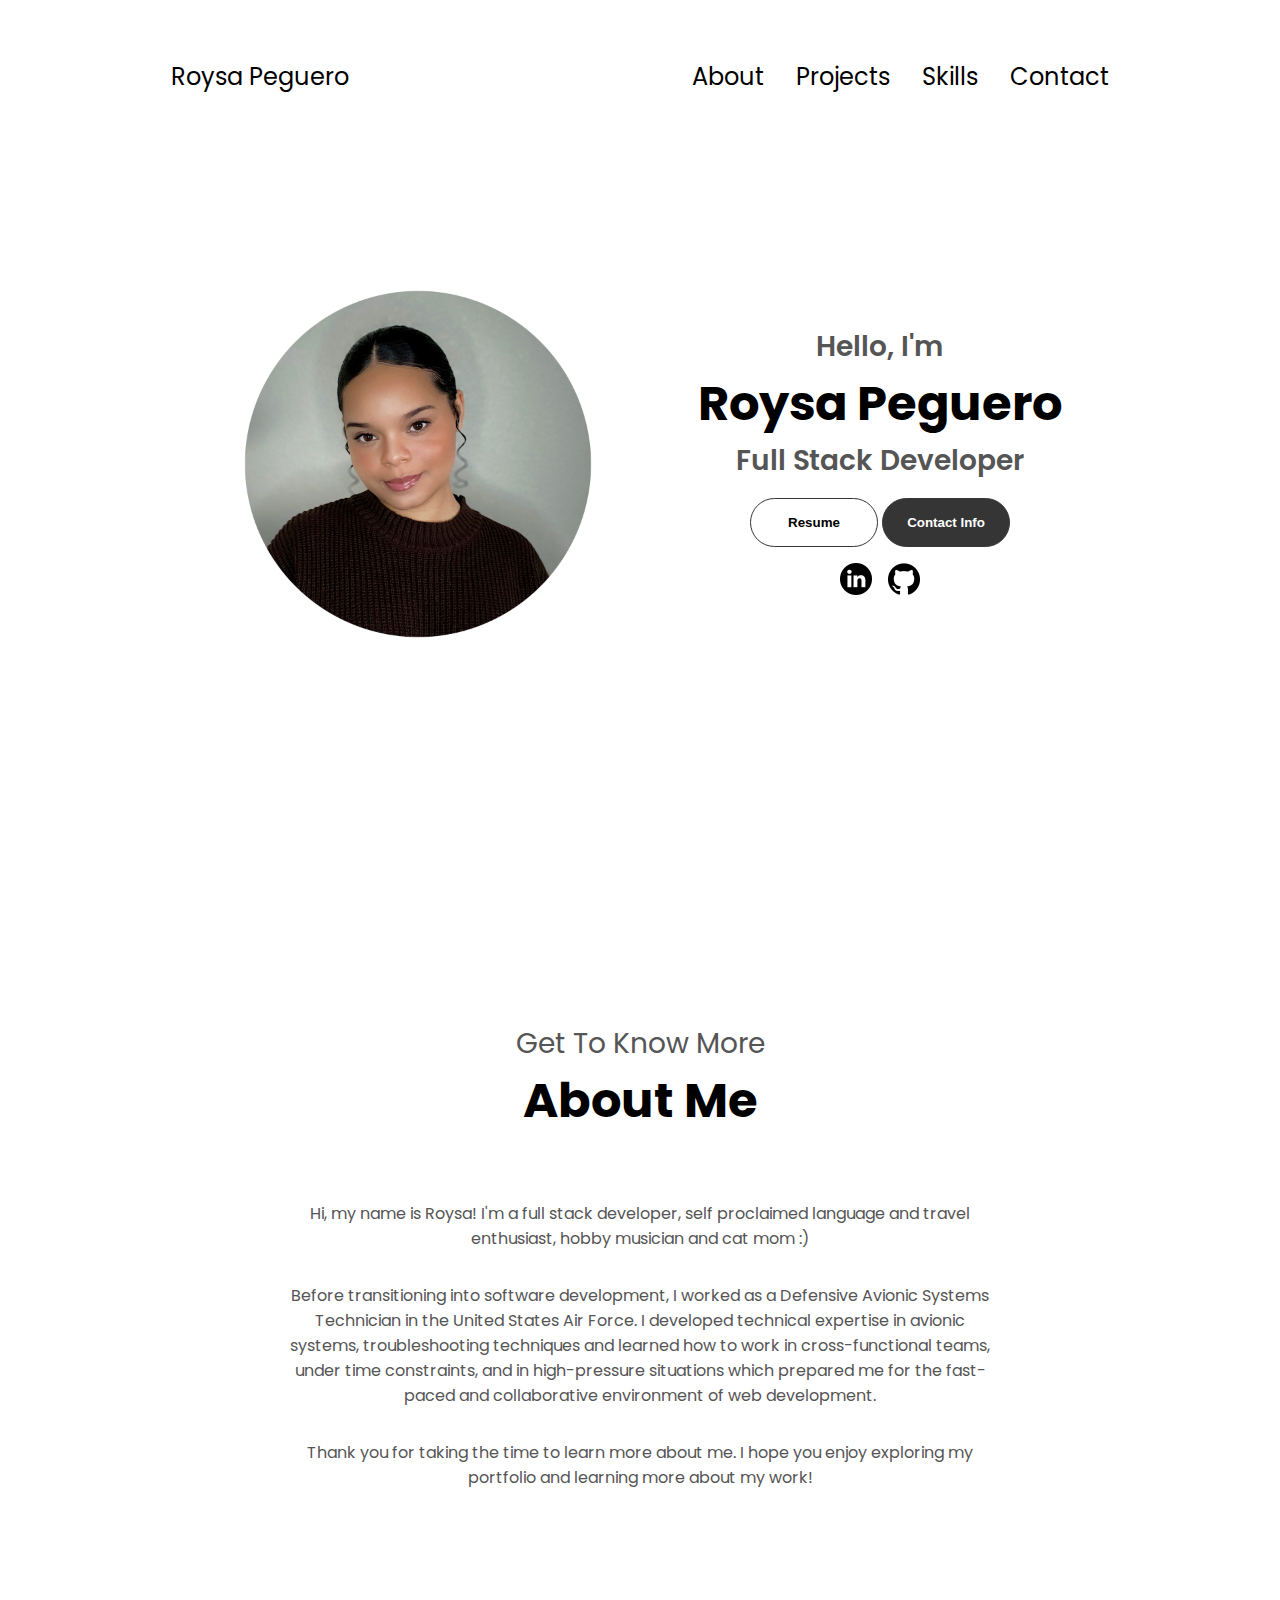
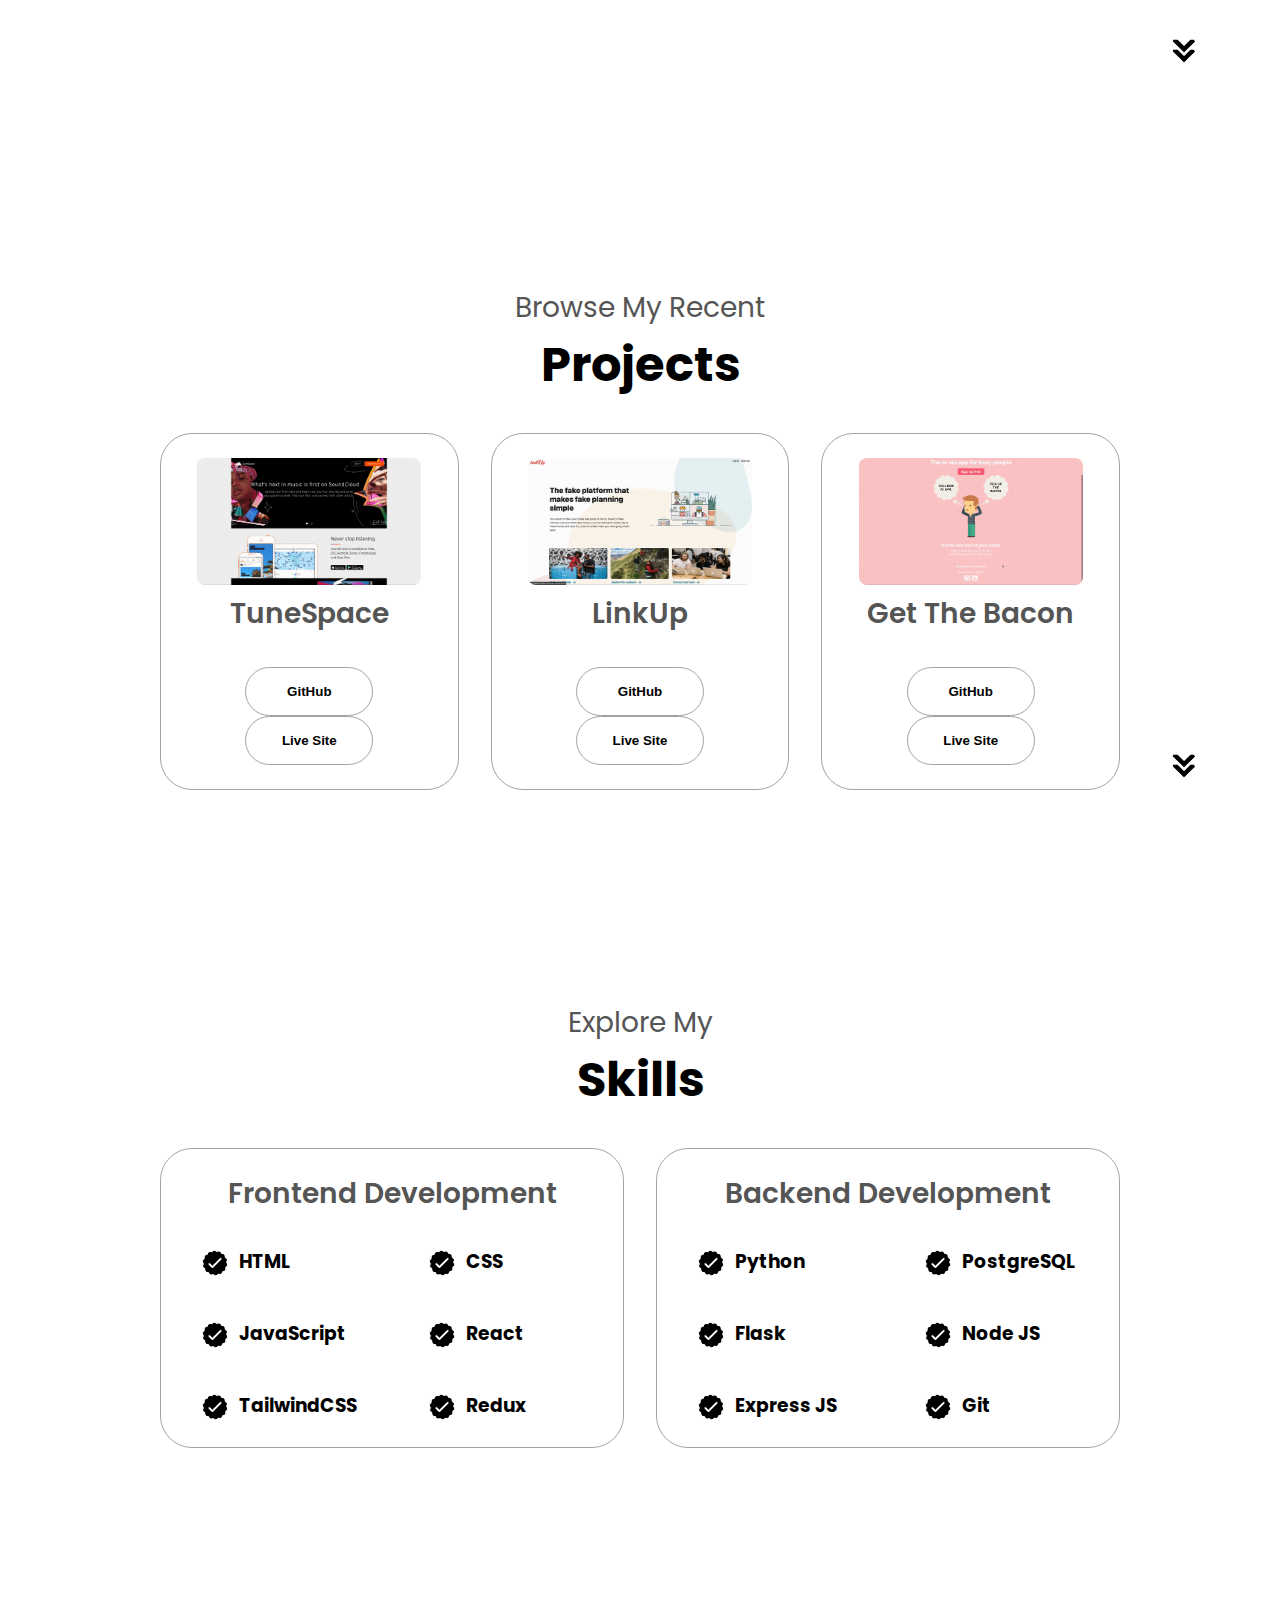
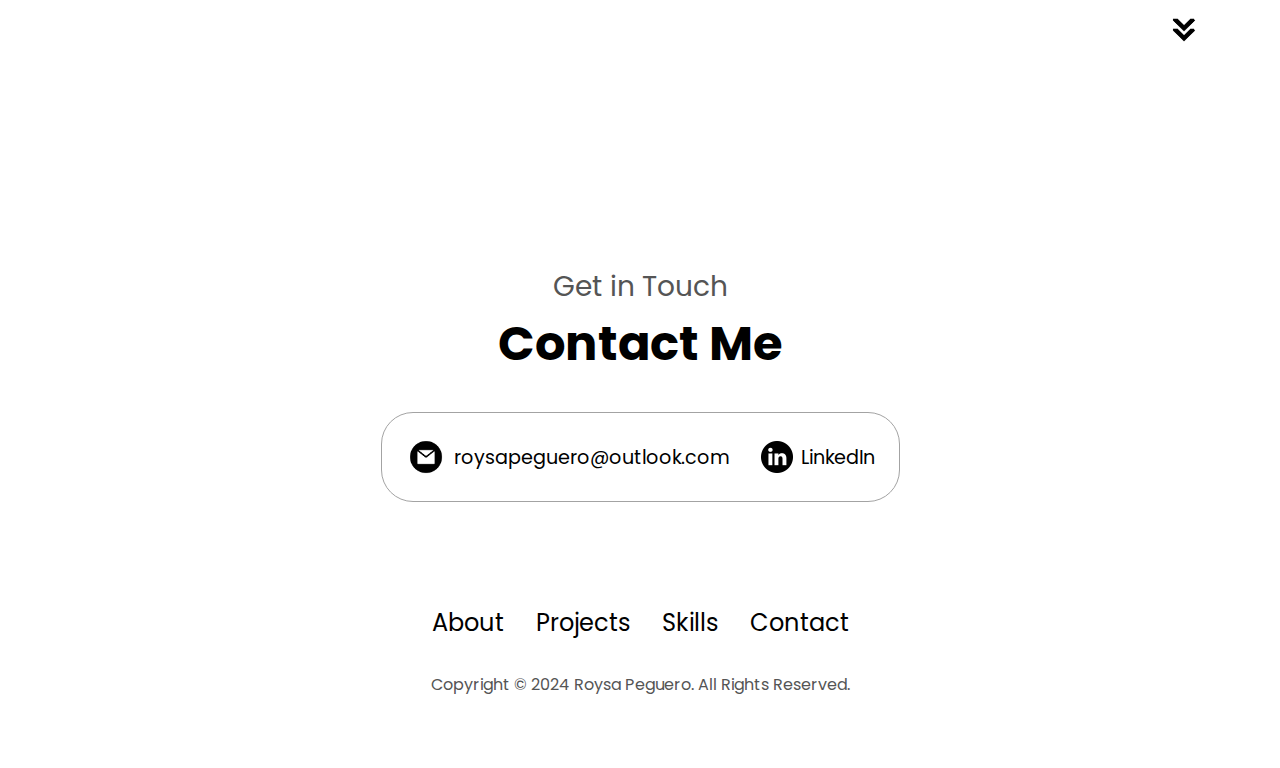
<file: index.html>
<!DOCTYPE html>
<html lang="en">
  <head>
    <title>Roysa Peguero</title>
    <meta charset="utf-8" />
    <meta
      name="viewport"
      content="width=device-width, initial-scale=1, user-scalable=no"
    />
    <link rel="stylesheet" href="style.css" />
  </head>
  <body>
    <nav id="desktop-nav">
      <div class="logo">Roysa Peguero</div>
      <div>
        <ul class="nav-links">
          <li><a href="#about">About</a></li>
          <li><a href="#projects">Projects</a></li>
          <li><a href="#skills">Skills</a></li>
          <li><a href="#contact">Contact</a></li>
        </ul>
      </div>
    </nav>
    <nav id="hamburger-nav">
      <div class="logo">Roysa Peguero</div>
      <div class="hamburger-menu">
        <div class="hamburger-icon" onclick="toggleMenu()">
          <span></span>
          <span></span>
          <span></span>
        </div>
        <div class="menu-links">
          <li><a href="#about" onclick="toggleMenu()">About</a></li>
          <li><a href="#projects" onclick="toggleMenu()">Projects</a></li>
          <li><a href="#skills" onclick="toggleMenu()">Skills</a></li>
          <li><a href="#contact" onclick="toggleMenu()">Contact</a></li>
        </div>
      </div>
    </nav>

    <section id="profile" class="section">
      <div class="section__pic-container">
        <img src="./assets/me.png" alt="Roysa Peguero profile picture" />
      </div>
      <div class="section__text">
        <p class="section__text__p1">Hello, I'm</p>
        <h1 class="title">Roysa Peguero</h1>
        <p class="section__text__p2">Full Stack Developer</p>
        <div class="btn-container">
          <button
            class="btn btn-color-2"
            onclick="window.open('./assets/RoysaPegueroResume.pdf')"
          >
            Resume
          </button>
          <button class="btn btn-color-1" onclick="location.href='./#contact'">
            Contact Info
          </button>
        </div>
        <div id="socials-container">
          <a href="https://www.linkedin.com/in/roysapeguero/" target="_blank">
            <img
              src="./assets/linkedin.png"
              alt="My LinkedIn profile"
              class="icon"
            />
          </a>
          <a href="https://www.github.com/roysapeguero" target="_blank">
            <img
              src="./assets/github.png"
              alt="My Github profile"
              class="icon"
            />
          </a>
        </div>
      </div>
    </section>
    <section id="about" class="section">
      <p class="section__text__p1">Get To Know More</p>
      <h1 class="title">About Me</h1>
      <div class="section-container">
        <div class="about-details-container">
          <p>
            Hi, my name is Roysa! I'm a full stack developer, self proclaimed
            language and travel enthusiast, hobby musician and cat mom :)
          </p>
          <p>
            Before transitioning into software development, I worked as a
            Defensive Avionic Systems Technician in the United States Air Force.
            I developed technical expertise in avionic systems, troubleshooting
            techniques and learned how to work in cross-functional teams, under
            time constraints, and in high-pressure situations which prepared me
            for the fast-paced and collaborative environment of web development.
          </p>
          <p>
            Thank you for taking the time to learn more about me. I hope you
            enjoy exploring my portfolio and learning more about my work!
          </p>
        </div>
      </div>
      <img
        src="./assets/arrow.png"
        alt="Arrow icon"
        class="icon arrow"
        onclick="location.href='./#projects'"
      />
    </section>
    <section id="projects" class="section">
      <p class="section__text__p1">Browse My Recent</p>
      <h1 class="title">Projects</h1>
      <div class="skill-details-container">
        <div class="skill-containers">
          <div class="details-container color-container">
            <div class="article-container">
              <img
                src="./assets/tunespace.gif"
                alt="TuneSpace GIF"
                class="project-img"
              />
            </div>
            <h2 class="skills-sub-title project-title">TuneSpace</h2>
            <div class="btn-container">
              <button
                class="btn btn-color-2 project-btn"
                onclick="window.open('https://github.com/JAllen2022/SoundCloud-Group-Clone/', '_blank'); return false;"
              >
                GitHub
              </button>
              <button
                class="btn btn-color-2 project-btn"
                onclick="window.open('https://tunespace.onrender.com/', '_blank'); return false;"
              >
                Live Site
              </button>
            </div>
          </div>
          <div class="details-container color-container">
            <div class="article-container">
              <img
                src="./assets/linkup.gif"
                alt="LinkUp GIF"
                class="project-img"
              />
            </div>
            <h2 class="skills-sub-title project-title">LinkUp</h2>
            <div class="btn-container">
              <button
                class="btn btn-color-2 project-btn"
                onclick="window.open('https://github.com/roysapeguero/linkUp', '_blank'); return false;"
              >
                GitHub
              </button>
              <button
                class="btn btn-color-2 project-btn"
                onclick="window.open('https://linkup-ybrh.onrender.com/', '_blank'); return false;"
              >
                Live Site
              </button>
            </div>
          </div>
          <div class="details-container color-container">
            <div class="article-container">
              <img
                src="./assets/getthebacon.gif"
                alt="Get the bacon GIF"
                class="project-img"
              />
            </div>
            <h2 class="skills-sub-title project-title">Get The Bacon</h2>
            <div class="btn-container">
              <button
                class="btn btn-color-2 project-btn"
                onclick="window.open('https://github.com/roysapeguero/get-the-bacon', '_blank'); return false;"
              >
                GitHub
              </button>
              <button
                class="btn btn-color-2 project-btn"
                onclick="window.open('https://getthebacon.onrender.com/', '_blank'); return false;"
              >
                Live Site
              </button>
            </div>
          </div>
        </div>
      </div>
      <img
        src="./assets/arrow.png"
        alt="Arrow icon"
        class="icon arrow"
        onclick="location.href='./#skills'"
      />
    </section>
    <section id="skills" class="section">
      <p class="section__text__p1">Explore My</p>
      <h1 class="title">Skills</h1>
      <div class="skill-details-container">
        <div class="skill-containers">
          <div class="details-container">
            <h2 class="skills-sub-title">Frontend Development</h2>
            <div class="article-container">
              <article>
                <img
                  src="./assets/checkmark.png"
                  alt="Checkmark icon"
                  class="icon"
                />
                <div>
                  <h3>HTML</h3>
                </div>
              </article>
              <article>
                <img
                  src="./assets/checkmark.png"
                  alt="Checkmark icon"
                  class="icon"
                />
                <div>
                  <h3>CSS</h3>
                </div>
              </article>
              <article>
                <img
                  src="./assets/checkmark.png"
                  alt="Checkmark icon"
                  class="icon"
                />
                <div>
                  <h3>JavaScript</h3>
                </div>
              </article>
              <article>
                <img
                  src="./assets/checkmark.png"
                  alt="Checkmark icon"
                  class="icon"
                />
                <div>
                  <h3>React</h3>
                </div>
              </article>
              <article>
                <img
                  src="./assets/checkmark.png"
                  alt="Checkmark icon"
                  class="icon"
                />
                <div>
                  <h3>TailwindCSS</h3>
                </div>
              </article>
              <article>
                <img
                  src="./assets/checkmark.png"
                  alt="Checkmark icon"
                  class="icon"
                />
                <div>
                  <h3>Redux</h3>
                </div>
              </article>
            </div>
          </div>
          <div class="details-container">
            <h2 class="skills-sub-title">Backend Development</h2>
            <div class="article-container">
              <article>
                <img
                  src="./assets/checkmark.png"
                  alt="Checkmark icon"
                  class="icon"
                />
                <div>
                  <h3>Python</h3>
                </div>
              </article>
              <article>
                <img
                  src="./assets/checkmark.png"
                  alt="Checkmark icon"
                  class="icon"
                />
                <div>
                  <h3>PostgreSQL</h3>
                </div>
              </article>
              <article>
                <img
                  src="./assets/checkmark.png"
                  alt="Checkmark icon"
                  class="icon"
                />
                <div>
                  <h3>Flask</h3>
                </div>
              </article>
              <article>
                <img
                  src="./assets/checkmark.png"
                  alt="Checkmark icon"
                  class="icon"
                />
                <div>
                  <h3>Node JS</h3>
                </div>
              </article>
              <article>
                <img
                  src="./assets/checkmark.png"
                  alt="Checkmark icon"
                  class="icon"
                />
                <div>
                  <h3>Express JS</h3>
                </div>
              </article>
              <article>
                <img
                  src="./assets/checkmark.png"
                  alt="Checkmark icon"
                  class="icon"
                />
                <div>
                  <h3>Git</h3>
                </div>
              </article>
            </div>
          </div>
        </div>
      </div>
      <img
        src="./assets/arrow.png"
        alt="Arrow icon"
        class="icon arrow"
        onclick="location.href='./#contact'"
      />
    </section>
    <section id="contact" class="section">
      <p class="section__text__p1">Get in Touch</p>
      <h1 class="title">Contact Me</h1>
      <div class="contact-info-upper-container">
        <div class="contact-info-container">
          <img
            src="./assets/email.png"
            alt="Email icon"
            class="icon contact-icon email-icon"
          />
          <p>
            <a href="mailto:roysapeguero@outlook.com"
              >roysapeguero@outlook.com</a
            >
          </p>
        </div>
        <div class="contact-info-container">
          <img
            src="./assets/linkedin.png"
            alt="LinkedIn icon"
            class="icon contact-icon"
          />
          <p>
            <a target="_blank" href="https://www.linkedin.com/in/roysapeguero"
              >LinkedIn</a
            >
          </p>
        </div>
      </div>
    </section>
    <footer>
      <div class="nav-links-container">
        <ul class="nav-links">
          <li><a href="#about">About</a></li>
          <li><a href="#projects">Projects</a></li>
          <li><a href="#skills">Skills</a></li>
          <li><a href="#contact">Contact</a></li>
        </ul>
      </div>
      <p>Copyright &#169; 2024 Roysa Peguero. All Rights Reserved.</p>
    </footer>
    <script src="script.js"></script>
  </body>
</html>
</file>
<file: style.css>
@import url("https://fonts.googleapis.com/css2?family=Poppins:wght@300;400;500;600&display=swap");

* {
  margin: 0;
  padding: 0;
}

body {
  font-family: "Poppins", sans-serif;
}

html {
  scroll-behavior: smooth;
}

p {
  color: rgb(85, 85, 85);
}

a,
.btn {
  transition: all 300ms ease;
}

nav,
.nav-links {
  display: flex;
}

nav {
  justify-content: space-around;
  align-items: center;
  height: 17vh;
  position: fixed;
  left: 0;
  right: 0;
  z-index: 10;
  background-color: white;
}

.nav-links {
  gap: 2rem;
  list-style: none;
  font-size: 1.5rem;
}

a {
  color: black;
  text-decoration: none;
  text-decoration-color: white;
}

a:hover {
  color: grey;
  text-decoration: underline;
  text-underline-offset: 1rem;
  text-decoration-color: rgb(181, 181, 181);
}

.logo {
  font-size: 1.5rem;
}
.logo:hover {
  cursor: default;
}

#hamburger-nav {
  display: none;
}

.hamburger-menu {
  position: relative;
  display: inline-block;
}

.hamburger-icon {
  display: flex;
  flex-direction: column;
  justify-content: space-between;
  height: 24px;
  width: 30px;
  cursor: pointer;
}

.hamburger-icon span {
  width: 100%;
  height: 2px;
  background-color: black;
  transition: all 0.3 ease-in-out;
}

.menu-links {
  position: absolute;
  top: 100%;
  right: 0;
  background-color: white;
  width: fit-content;
  max-height: 0;
  overflow: hidden;
  transition: all 0.3 ease-in-out;
}

.menu-links a {
  display: block;
  padding: 10px;
  text-align: center;
  font-size: 1.5rem;
  color: black;
  text-decoration: none;
  transition: all 0.3 ease-in-out;
}

.menu-links li {
  list-style: none;
}

.menu-links.open {
  max-height: 300px;
}

.hamburger-icon.open span:first-child {
  transform: rotate(45deg) translate(10px, 5px);
}

.hamburger-icon.open span:nth-child(2) {
  opacity: 0;
}

.hamburger-icon.open span:last-child {
  transform: rotate(4-5deg) translate(10px, -5px);
}

.hamburger-icon.open span:first-child {
  transform: none;
}

.hamburger-icon.open span:first-child {
  opacity: 1;
}

.hamburger-icon.open span:first-child {
  transform: none;
}

.section {
  padding-top: 20vh;
  height: 96vh;
  margin: 0 10rem;
  box-sizing: border-box;
  min-height: fit-content;
}

.section-container {
  display: flex;
}

#profile {
  display: flex;
  justify-content: center;
  gap: 5rem;
  height: 80vh;
  align-items: center;
}

.section__pic-container {
  display: flex;
  height: 400px;
  width: 400px;
  margin: auto 0;
}

.section__text {
  align-self: center;
  text-align: center;
}

.section__text p {
  font-weight: 600;
}

.section__text__p1 {
  text-align: center;
  font-size: 1.75rem;
}

.section__text__p2 {
  font-size: 1.75rem;
  margin-bottom: 1rem;
}

.title {
  font-size: 3rem;
  text-align: center;
}

#socials-container {
  display: flex;
  justify-content: center;
  margin-top: 1rem;
  gap: 1rem;
}

.icon {
  cursor: pointer;
  height: 2rem;
}

.btn {
  font-weight: 600;
  transition: all 300ms ease;
  padding: 1rem;
  width: 8rem;
  border-radius: 2rem;
}

.btn-color-1,
.btn-color-2 {
  border: rgb(53, 53, 53) 0.1rem solid;
}

.btn-color-1:hover,
.btn-color-2:hover {
  cursor: pointer;
}

.btn-color-1,
.btn-color-2:hover {
  background: rgb(53, 53, 53);
  color: white;
}

.btn-color-1:hover {
  background: rgb(0, 0, 0);
}

.btn-color-2 {
  background: none;
}

.btn-color-2:hover {
  border: rgb(255, 255, 255) 0.1rem solid;
}

.btn-container {
  gap: 1rem;
}

#about {
  position: relative;
}

.about-details-container {
  width: 55vw;
  text-align: center;
  margin: 2rem auto;
  align-items: space-between;
}

.about-details-container p {
  margin-top: 2rem;
  margin-bottom: 2rem;
}

.arrow {
  position: absolute;
  right: -5rem;
  bottom: 2.5rem;
}

#projects {
  position: relative;
}

.color-container {
  border-color: rgb(163, 163, 163);
  background: rgb(250, 250, 250);
}

.project-img {
  border-radius: 0.5rem;
  width: 90%;
  height: 90%;
}

.project-title {
  margin: 0.5rem;
  color: black;
}

.project-btn {
  color: black;
  border-color: rgb(163, 163, 163);
}

#skills {
  position: relative;
}

.skills-sub-title {
  color: rgb(85, 85, 85);
  font-weight: 600;
  font-size: 1.75rem;
  margin-bottom: 2rem;
}

.skill-details-container {
  display: flex;
  justify-content: center;
  flex-direction: column;
}

.article-container {
  display: flex;
  text-align: center;
  flex-wrap: wrap;
  flex-direction: row;
  gap: 2.5rem;
  justify-content: space-around;
}

.skill-containers {
  display: flex;
  gap: 2rem;
  margin-bottom: 2rem;
  margin-top: 2rem;
}

.details-container {
  padding: 1.5rem;
  flex: 1;
  background: white;
  border-radius: 2rem;
  border: rgb(53, 53, 53) 0.1rem solid;
  border-color: rgb(163, 163, 163);
  text-align: center;
}

#contact {
  display: flex;
  justify-content: center;
  flex-direction: column;
  height: 70vh;
}

.contact-info-upper-container {
  display: flex;
  justify-content: center;
  border-radius: 2rem;
  border: rgb(53, 53, 53) 0.1rem solid;
  border-color: rgb(163, 163, 163);
  background: (250, 250, 250);
  margin: 2rem auto;
  padding: 0.5rem;
}

.contact-info-container {
  display: flex;
  align-items: center;
  justify-content: center;
  gap: 0.5rem;
  margin: 1rem;
}

.contact-info-container p {
  font-size: larger;
}

.contact-icon {
  cursor: default;
}

.email-icon {
  height: 2.5rem;
}

.nav-links-container {
  margin-bottom: 2rem;
}

footer {
  display: flex;
  flex-direction: column;
  justify-content: center;
  align-items: center;
  height: 26vh;
  margin: 0 1rem;
}

footer p {
  text-align: center;
}

article {
  display: flex;
  width: 10rem;
  justify-content: start;
  gap: 0.5rem;
  text-align: left;
}

@media screen and (min-width: 1441px) {
  #profile {
    height: 83vh;
    margin-bottom: 6rem;
  }
  .skill-containers {
    flex-wrap: wrap;
  }
  .skill-details-container {
    width: 70%;
  }

  #skills,
  #contact,
  #projects {
    height: fit-content;
    display: flex;
    flex-direction: column;
    align-items: center;
  }
}

@media screen and (max-width: 1400px) {
  #profile {
    height: 83vh;
    margin-bottom: 6rem;
  }
  .skill-containers {
    flex-wrap: wrap;
  }
  #contact,
  #projects {
    height: fit-content;
  }
}

@media screen and (max-width: 1200px) {
  #desktop-nav {
    display: none;
  }
  #hamburger-nav {
    display: flex;
  }
  #skills,
  .skill-details-container {
    margin-top: 2rem;
  }
  #profile,
  .section-container {
    display: block;
  }
  .arrow {
    display: none;
  }
  .section,
  .section-container {
    height: fit-content;
  }
  .section {
    margin: 0 5%;
  }
  .section__pic-container {
    width: 275px;
    height: 275px;
    margin: 0 auto 2rem;
  }
  .skill-containers {
    margin-top: 0;
  }
}

@media screen and (max-width: 600px) {
  #contact,
  footer {
    height: 40vh;
  }
  #profile {
    height: 83vh;
    margin-bottom: 0;
  }
  article {
    font-size: 1rem;
  }
  footer nav {
    height: fit-content;
    margin-bottom: 2rem;
  }
  .skill-containers,
  .contact-info-upper-container,
  .btn-container {
    flex-wrap: wrap;
  }
  .contact-info-container {
    margin: 0;
  }
  .contact-info-container p,
  .nav-links li a {
    font-size: 1rem;
  }
  .skills-sub-title {
    font-size: 1.25rem;
  }
  .logo {
    font-size: 1.5rem;
  }
  .nav-links {
    flex-direction: column;
    gap: 0.5rem;
    text-align: center;
  }
  .section__pic-container {
    width: auto;
    height: 46vw;
    justify-content: center;
  }
  .section__text__p2 {
    font-size: 1.25rem;
  }
  .title {
    font-size: 2rem;
  }
  .text-container {
    text-align: justify;
  }
}
</file>
